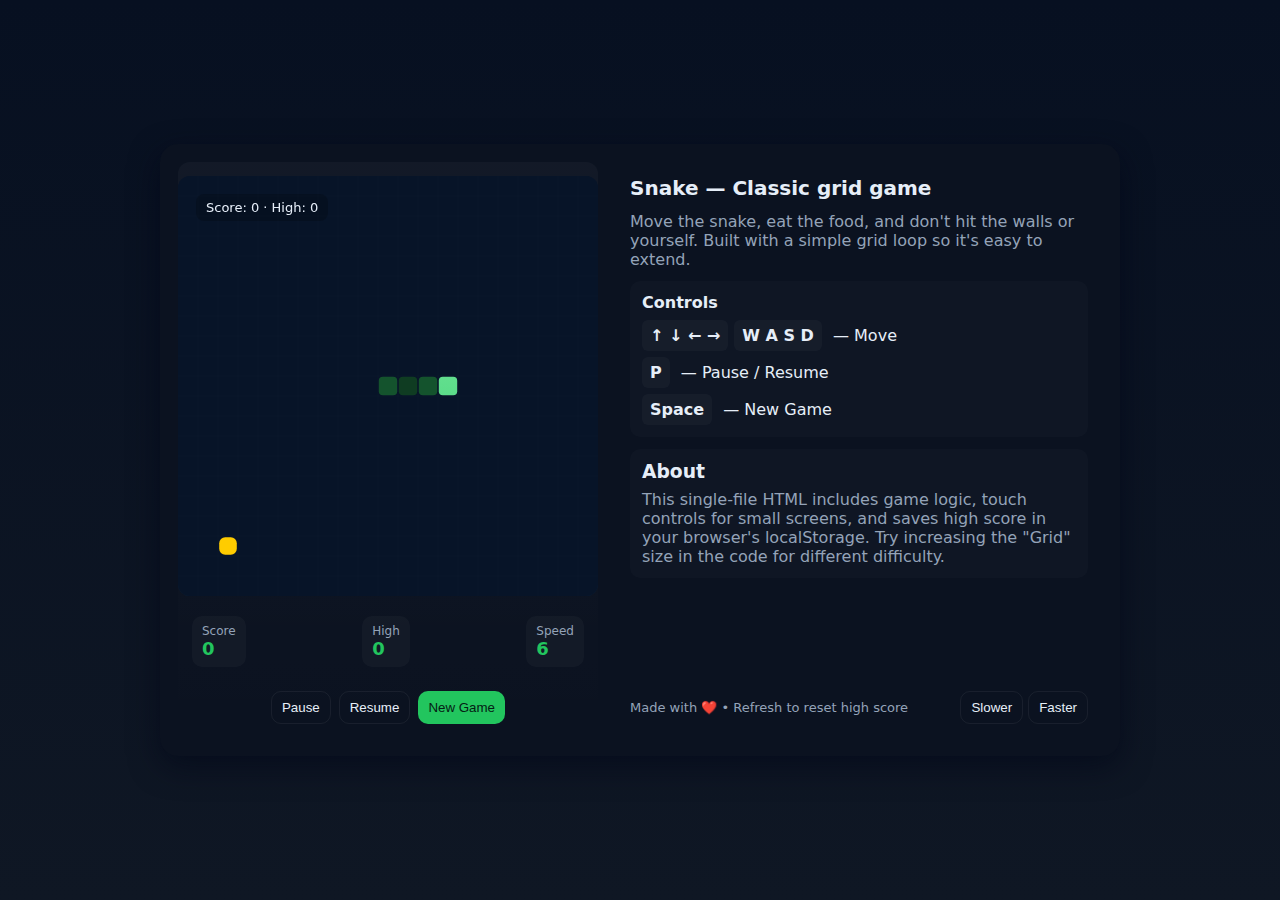
<file: Pages/snake.html>
<!doctype html>
<html lang="en">
<head>
  <meta charset="utf-8" />
  <meta name="viewport" content="width=device-width, initial-scale=1" />
  <title>Snake — Minimal Web App</title>
  <style>
    :root{
      --bg:#0f1724;
      --panel:#0b1220;
      --accent:#22c55e;
      --muted:#94a3b8;
      --danger:#ef4444;
      --glass: rgba(255,255,255,0.03);
      --radius:14px;
      font-family: Inter, ui-sans-serif, system-ui, -apple-system, "Segoe UI", Roboto, "Helvetica Neue", Arial;
    }
    *{box-sizing:border-box}
    html,body{height:100%;margin:0;background:linear-gradient(180deg,#071021 0%, var(--bg) 100%);color:#e6eef8}
    .wrap{min-height:100vh;display:flex;align-items:center;justify-content:center;padding:24px}

    .card{
      width:960px;max-width:100%;display:grid;grid-template-columns:420px 1fr;gap:18px;background:var(--panel);border-radius:18px;padding:18px;box-shadow:0 10px 30px rgba(2,6,23,0.6);
    }

    .left{
      display:flex;flex-direction:column;gap:12px;align-items:center;padding:14px;border-radius:12px;background:linear-gradient(180deg,var(--glass),transparent);
    }
    canvas{background:linear-gradient(180deg,#071428,#07203a);border-radius:12px;display:block;touch-action:none}

    .stats{display:flex;gap:8px;width:100%;justify-content:space-between;margin-top:8px}
    .stat{background:rgba(255,255,255,0.03);padding:8px 10px;border-radius:10px;font-size:14px;color:var(--muted);display:flex;flex-direction:column;align-items:flex-start}
    .stat .num{font-weight:700;color:var(--accent);font-size:18px}

    .controls{display:flex;gap:8px;margin-top:12px}
    .btn{background:transparent;border:1px solid rgba(255,255,255,0.06);padding:8px 10px;border-radius:10px;cursor:pointer;color:inherit}
    .btn:hover{transform:translateY(-2px)}
    .btn.primary{background:var(--accent);color:#052014;border:0}

    .right{padding:14px;display:flex;flex-direction:column;gap:12px}
    h1{margin:0;font-size:20px}
    p{margin:0;color:var(--muted)}

    .instructions{background:rgba(255,255,255,0.02);padding:12px;border-radius:10px}
    .kbd{display:inline-block;background:rgba(255,255,255,0.03);padding:6px 8px;border-radius:6px;margin-right:6px;font-weight:700}

    .footer{margin-top:auto;display:flex;gap:8px;align-items:center;justify-content:space-between}

    /* touch controls */
    .touch-pad{display:none;gap:6px;margin-top:12px}
    .dpad{display:grid;grid-template-columns:48px 48px 48px;gap:6px}
    .dpad button{width:48px;height:48px;border-radius:8px;border:1px solid rgba(255,255,255,0.06);background:transparent}

    /* responsive */
    @media (max-width:880px){
      .card{grid-template-columns:1fr;}
      .left{order:2}
      .right{order:1}
      .touch-pad{display:flex}
    }

    /* small-screen HUD */
    .overlay-hud{position:absolute;left:18px;top:18px;padding:6px 10px;border-radius:8px;background:rgba(0,0,0,0.18);font-size:13px}

  </style>
</head>
<body>
  <div class="wrap">
    <div class="card" role="application" aria-label="Snake game">
      <div class="left">
        <div style="position:relative;">
          <div class="overlay-hud" id="hud">Score: 0 · High: 0</div>
          <canvas id="game" width="420" height="420" aria-label="Snake play area" tabindex="0"></canvas>
        </div>

        <div class="stats">
          <div class="stat"><div style="color:var(--muted);font-size:12px">Score</div><div class="num" id="score">0</div></div>
          <div class="stat"><div style="color:var(--muted);font-size:12px">High</div><div class="num" id="high">0</div></div>
          <div class="stat"><div style="color:var(--muted);font-size:12px">Speed</div><div class="num" id="speed">6</div></div>
        </div>

        <div class="controls">
          <button class="btn" id="btn-pause">Pause</button>
          <button class="btn" id="btn-resume">Resume</button>
          <button class="btn primary" id="btn-restart">New Game</button>
        </div>

        <div class="touch-pad" aria-hidden="true">
          <div class="dpad">
            <div></div><button id="t-up">▲</button><div></div>
            <button id="t-left">◀</button><button id="t-down">▼</button><button id="t-right">▶</button>
          </div>
        </div>

      </div>

      <div class="right">
        <h1>Snake — Classic grid game</h1>
        <p>Move the snake, eat the food, and don't hit the walls or yourself. Built with a simple grid loop so it's easy to extend.</p>

        <div class="instructions">
          <strong>Controls</strong>
          <div style="margin-top:8px"><span class="kbd">↑ ↓ ← →</span><span class="kbd">W A S D</span> — Move</div>
          <div style="margin-top:6px"><span class="kbd">P</span> — Pause / Resume</div>
          <div style="margin-top:6px"><span class="kbd">Space</span> — New Game</div>
        </div>

        <div style="background:rgba(255,255,255,0.02);padding:12px;border-radius:10px">
          <h3 style="margin:0 0 8px 0">About</h3>
          <p style="margin:0;color:var(--muted)">This single-file HTML includes game logic, touch controls for small screens, and saves high score in your browser's localStorage. Try increasing the "Grid" size in the code for different difficulty.</p>
        </div>

        <div class="footer">
          <div style="font-size:13px;color:var(--muted)">Made with ❤️ • Refresh to reset high score</div>
          <div>
            <button class="btn" id="btn-slow">Slower</button>
            <button class="btn" id="btn-fast">Faster</button>
          </div>
        </div>

      </div>
    </div>
  </div>

  <script>
    (function(){
      const canvas = document.getElementById('game');
      const ctx = canvas.getContext('2d');
      const hud = document.getElementById('hud');
      const scoreEl = document.getElementById('score');
      const highEl = document.getElementById('high');
      const speedEl = document.getElementById('speed');

      // Game settings
      const GRID = 21;           // number of cells per side (odd looks nicer)
      const CELL = Math.floor(canvas.width / GRID); // size of a cell in px
      const START_LEN = 4;
      let speed = 6;            // ticks per second

      // State
      let snake = [];
      let dir = {x:1,y:0}; // initial direction: right
      let nextDir = {x:1,y:0};
      let food = null;
      let running = false;
      let paused = false;
      let score = 0;
      let high = parseInt(localStorage.getItem('snake_high')||'0',10) || 0;
      let tickId = null;

      // initialize
      function reset(){
        snake = [];
        for(let i=START_LEN-1;i>=0;i--){ snake.push({x:i+6,y:Math.floor(GRID/2)}); }
        dir = {x:1,y:0}; nextDir = {x:1,y:0};
        placeFood();
        score = 0; updateHUD();
        running = true; paused = false;
        setSpeed(speed);
      }

      function placeFood(){
        while(true){
          const x = Math.floor(Math.random()*GRID);
          const y = Math.floor(Math.random()*GRID);
          if(!snake.some(s => s.x===x && s.y===y)){
            food = {x,y};
            return;
          }
        }
      }

      function setSpeed(s){ speed = Math.max(1, Math.min(20, s)); speedEl.textContent = speed; restartLoop(); }

      // game loop
      function restartLoop(){ if(tickId) clearInterval(tickId); tickId = setInterval(tick, 1000/speed); }

      function tick(){ if(!running || paused) return; update(); draw(); }

      function update(){
        // apply nextDir (prevents immediate reverse)
        if((nextDir.x !== -dir.x || nextDir.y !== -dir.y) ) dir = nextDir;

        const head = {x: snake[0].x + dir.x, y: snake[0].y + dir.y};

        // wall collision
        if(head.x < 0 || head.x >= GRID || head.y < 0 || head.y >= GRID){ gameOver(); return; }

        // self collision
        if(snake.some(s => s.x===head.x && s.y===head.y)){ gameOver(); return; }

        snake.unshift(head);

        // food?
        if(head.x===food.x && head.y===food.y){ score += 10; placeFood(); updateHUD(); }
        else{ snake.pop(); }

      }

      function gameOver(){ running = false; paused = false; clearInterval(tickId); if(score>high){ high=score; localStorage.setItem('snake_high', String(high)); }
        updateHUD(); drawGameOver(); }

      // drawing
      function draw(){
        ctx.clearRect(0,0,canvas.width,canvas.height);
        const px = CELL; // cell px

        // background grid subtle
        ctx.fillStyle = '#071428';
        ctx.fillRect(0,0,canvas.width,canvas.height);

        // draw food
        ctx.fillStyle = '#ffcc00';
        drawCell(food.x, food.y, maybeRounded = true, 6);

        // draw snake
        for(let i=snake.length-1;i>=0;i--){
          const s = snake[i];
          const t = i===0 ? '#22c55e' : (i%2 ? '#14532d' : '#0f3c22');
          // head gradient
          if(i===0){
            const g = ctx.createLinearGradient((s.x+0.5)*px,0,(s.x+0.5)*px,canvas.height);
            g.addColorStop(0,'#9bf6b9');g.addColorStop(1,'#22c55e');ctx.fillStyle = g;
          } else ctx.fillStyle = t;

          drawCell(s.x,s.y,false,4);
        }

        // grid lines (subtle)
        ctx.strokeStyle = 'rgba(255,255,255,0.02)';
        ctx.lineWidth = 1;
        for(let i=1;i<GRID;i++){
          ctx.beginPath(); ctx.moveTo(i*px,0); ctx.lineTo(i*px,canvas.height); ctx.stroke();
          ctx.beginPath(); ctx.moveTo(0,i*px); ctx.lineTo(canvas.width,i*px); ctx.stroke();
        }
      }

      function drawCell(cx,cy,rounded=false, r=4){
        const x = cx*CELL, y = cy*CELL;
        const w = CELL, h = CELL;
        if(rounded){ roundRect(ctx,x+2,y+2,w-4,h-4,r); ctx.fill(); }
        else{ roundRect(ctx,x+1,y+1,w-2,h-2,r); ctx.fill(); }
      }

      function roundRect(ctx,x,y,w,h,r){
        ctx.beginPath();
        ctx.moveTo(x+r,y);
        ctx.arcTo(x+w,y,x+w,y+h,r);
        ctx.arcTo(x+w,y+h,x,y+h,r);
        ctx.arcTo(x,y+h,x,y,r);
        ctx.arcTo(x,y,x+w,y,r);
        ctx.closePath();
      }

      function drawGameOver(){
        // dim
        ctx.fillStyle = 'rgba(2,6,23,0.7)'; ctx.fillRect(0,0,canvas.width,canvas.height);
        ctx.fillStyle = '#fff'; ctx.font = '28px system-ui'; ctx.textAlign='center';
        ctx.fillText('Game Over', canvas.width/2, canvas.height/2 - 8);
        ctx.font = '14px system-ui'; ctx.fillStyle = '#cbd5e1';
        ctx.fillText('Score: '+score+'  •  High: '+high, canvas.width/2, canvas.height/2 + 18);
      }

      function updateHUD(){ hud.textContent = `Score: ${score} · High: ${high}`; scoreEl.textContent = score; highEl.textContent = high; }

      // input
      window.addEventListener('keydown', (e)=>{
        if(['ArrowUp','ArrowDown','ArrowLeft','ArrowRight','w','a','s','d','W','A','S','D'].includes(e.key)){
          e.preventDefault();
        }
        switch(e.key){
          case 'ArrowUp': case 'w': case 'W': nextDir = {x:0,y:-1}; break;
          case 'ArrowDown': case 's': case 'S': nextDir = {x:0,y:1}; break;
          case 'ArrowLeft': case 'a': case 'A': nextDir = {x:-1,y:0}; break;
          case 'ArrowRight': case 'd': case 'D': nextDir = {x:1,y:0}; break;
          case 'p': case 'P': paused = !paused; break;
          case ' ': reset(); break;
        }
      });

      // buttons
      document.getElementById('btn-pause').addEventListener('click', ()=>{ paused=true; });
      document.getElementById('btn-resume').addEventListener('click', ()=>{ if(!running) reset(); paused=false; });
      document.getElementById('btn-restart').addEventListener('click', ()=>{ reset(); });
      document.getElementById('btn-slow').addEventListener('click', ()=>{ setSpeed(speed-1); });
      document.getElementById('btn-fast').addEventListener('click', ()=>{ setSpeed(speed+1); });

      // touch dpad
      ['t-up','t-left','t-down','t-right'].forEach(id=>{
        const el = document.getElementById(id);
        if(!el) return;
        el.addEventListener('touchstart', (ev)=>{ ev.preventDefault(); const map = { 't-up':{x:0,y:-1}, 't-down':{x:0,y:1}, 't-left':{x:-1,y:0}, 't-right':{x:1,y:0} }; nextDir = map[id]; });
      });

      // canvas focus for keyboard on mobile
      canvas.addEventListener('touchstart', ()=>{ canvas.focus(); });

      // resize handling (keep square based on width)
      function resizeCanvas(){
        const rect = canvas.getBoundingClientRect();
        const size = Math.min(rect.width, window.innerHeight*0.55, 420);
        canvas.width = Math.floor(size);
        canvas.height = canvas.width;
        // recompute CELL size
        // Note: we keep GRID constant, so CELL changes with canvas size
        // but CELL variable used earlier is static — recompute where needed by using canvas.width/GRID in draw
      }
      // override CELL usage in drawing functions by referencing canvas.width/GRID directly
      // patch drawCell to use dynamic CELL
      // (we won't re-declare functions; instead, override CELL variable used earlier by assigning dynamic value inside draw/drawCell)

      // small adjust: redefine draw and drawCell here to use dynamic cell size
      function draw(){
        ctx.clearRect(0,0,canvas.width,canvas.height);
        const px = canvas.width / GRID; // dynamic cell size

        ctx.fillStyle = '#071428'; ctx.fillRect(0,0,canvas.width,canvas.height);

        // draw food
        ctx.fillStyle = '#ffcc00';
        drawCell(food.x, food.y, true, 6, px);

        // draw snake
        for(let i=snake.length-1;i>=0;i--){
          const s = snake[i];
          if(i===0){
            const g = ctx.createLinearGradient((s.x+0.5)*px,0,(s.x+0.5)*px,canvas.height);
            g.addColorStop(0,'#9bf6b9');g.addColorStop(1,'#22c55e');ctx.fillStyle = g;
          } else ctx.fillStyle = (i%2? '#14532d' : '#0f3c22');
          drawCell(s.x,s.y,false,4,px);
        }

        // grid lines
        ctx.strokeStyle = 'rgba(255,255,255,0.02)'; ctx.lineWidth = 1;
        for(let i=1;i<GRID;i++){
          ctx.beginPath(); ctx.moveTo(i*px,0); ctx.lineTo(i*px,canvas.height); ctx.stroke();
          ctx.beginPath(); ctx.moveTo(0,i*px); ctx.lineTo(canvas.width,i*px); ctx.stroke();
        }
      }

      function drawCell(cx,cy,rounded=false, r=4, px=null){
        const cell = px || (canvas.width/GRID);
        const x = cx*cell, y = cy*cell; const w = cell, h = cell;
        if(rounded){ roundRect(ctx,x+cell*0.06,y+cell*0.06,w-cell*0.12,h-cell*0.12,r); ctx.fill(); }
        else{ roundRect(ctx,x+cell*0.04,y+cell*0.04,w-cell*0.08,h-cell*0.08,r); ctx.fill(); }
      }

      // start
      window.addEventListener('resize', ()=>{ resizeCanvas(); draw(); });
      resizeCanvas(); reset(); draw();

    })();
  </script>
</body>
</html>
</file>
